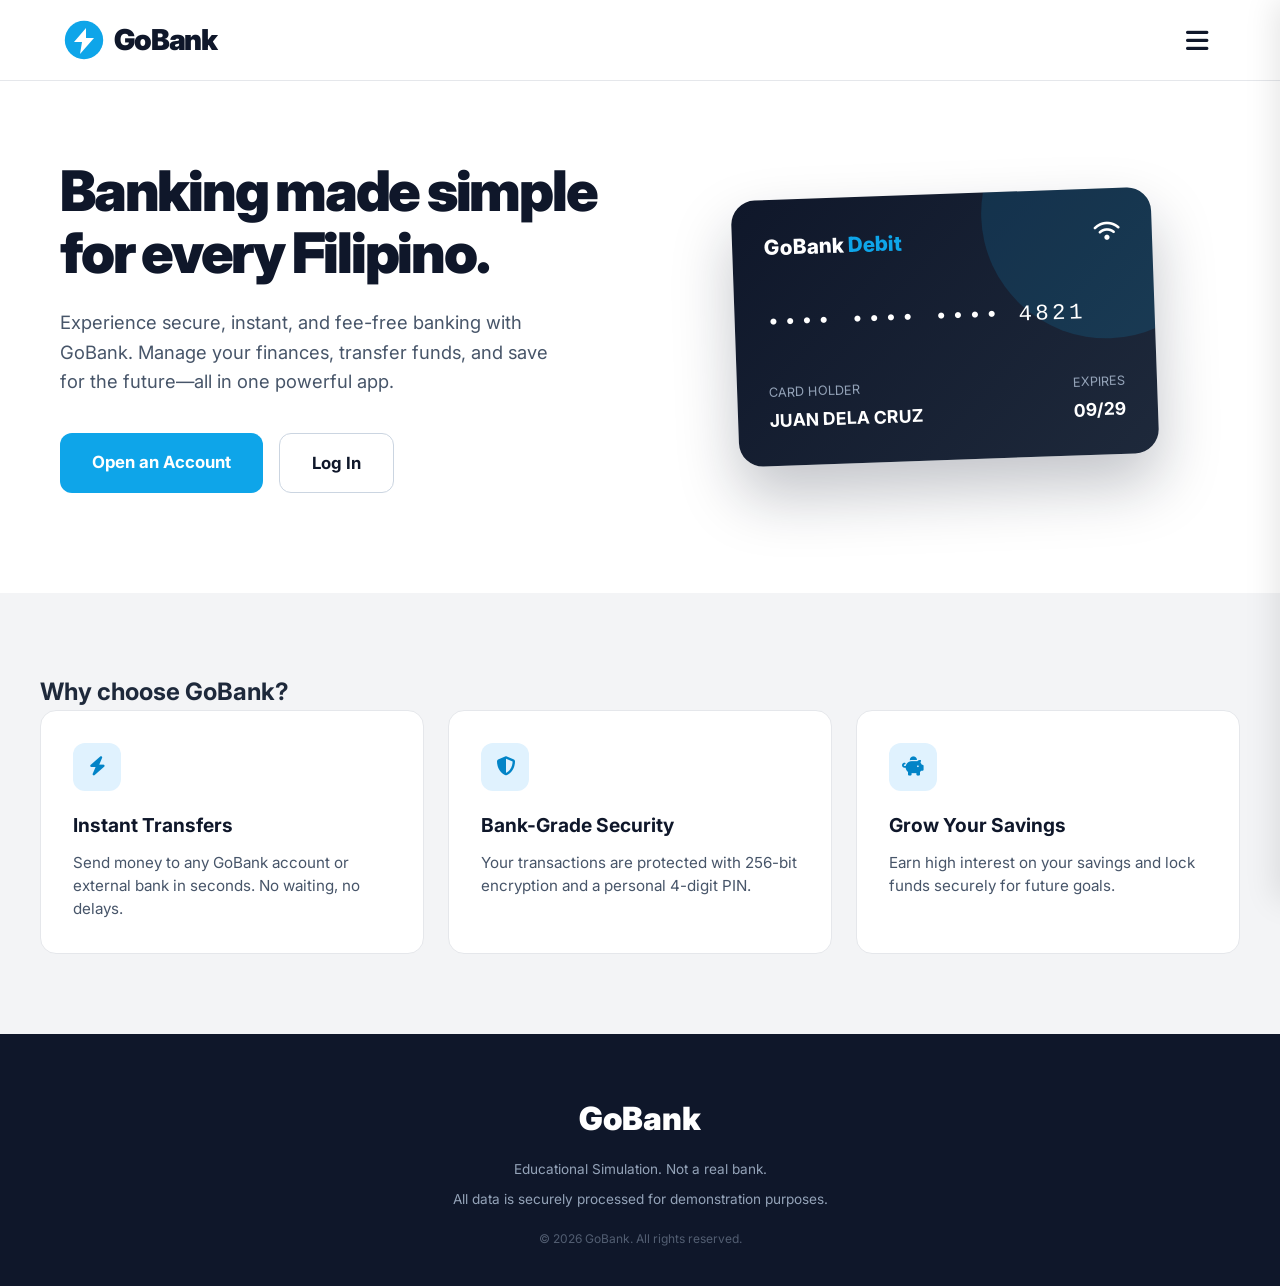
<file: index.html>
<!DOCTYPE html>
<html lang="en">
<head>
<meta charset="UTF-8" />
<meta name="viewport" content="width=device-width, initial-scale=1.0" />
<title>GoBank — Modern Digital Banking</title>
<link rel="preconnect" href="https://fonts.googleapis.com">
<link rel="preconnect" href="https://fonts.gstatic.com" crossorigin>
<link href="https://fonts.googleapis.com/css2?family=Inter:wght@400;500;600;700;800;900&display=swap" rel="stylesheet">
<link rel="stylesheet" href="https://cdnjs.cloudflare.com/ajax/libs/font-awesome/6.5.1/css/all.min.css">
<link rel="stylesheet" href="style.css">
<style>
  * { box-sizing: border-box; } body { background: #fff; margin: 0; padding: 0; }
  .lp-nav { position: sticky; top: 0; background: #fff; border-bottom: 1px solid var(--line); z-index: 100; }
  .lp-nav-inner { max-width: 1200px; margin: 0 auto; padding: 0 24px; height: 80px; display: flex; align-items: center; justify-content: space-between; }
  .lp-brand { display: flex; align-items: center; gap: 10px; text-decoration: none; }
  .lp-brand .pnb-logo-text { font-size: 1.8rem; color: var(--pnb-blue); font-weight: 900; letter-spacing: -0.04em; }
  .lp-menu-btn { background: none; border: none; font-size: 1.6rem; color: var(--pnb-blue); cursor: pointer; padding: 8px; }
  .menu-overlay { position: fixed; inset: 0; background: rgba(0,0,0,0.5); z-index: 1000; opacity: 0; pointer-events: none; transition: opacity 0.3s; }
  .menu-overlay.open { opacity: 1; pointer-events: auto; }
  .side-menu { position: fixed; top: 0; right: -350px; width: 100%; max-width: 350px; height: 100vh; background: #fff; z-index: 1001; box-shadow: -5px 0 30px rgba(0,0,0,0.1); transition: right 0.3s; display: flex; flex-direction: column; }
  .side-menu.open { right: 0; }
  .side-menu-header { padding: 24px; display: flex; justify-content: space-between; align-items: center; border-bottom: 1px solid var(--line); }
  .side-menu-close { background: var(--pnb-bg); border: none; width: 36px; height: 36px; border-radius: 50%; font-size: 1.2rem; color: var(--pnb-blue); cursor: pointer; display: grid; place-items: center; }
  .side-menu-links { padding: 24px; flex: 1; overflow-y: auto; display: flex; flex-direction: column; gap: 16px; }
  .side-menu-links a { font-size: 1rem; font-weight: 600; color: var(--ink); padding: 10px 0; border-bottom: 1px solid var(--line); }
  .side-menu-actions { padding: 24px; border-top: 1px solid var(--line); display: flex; flex-direction: column; gap: 12px; background: var(--pnb-bg); }
  .side-btn { padding: 14px; border-radius: 10px; font-weight: 700; text-align: center; font-size: 0.95rem; transition: 0.15s; }
  .side-btn-outline { border: 1px solid var(--pnb-blue); color: var(--pnb-blue); }
  .side-btn-primary { background: var(--pnb-gold); color: #fff; border: 1px solid var(--pnb-gold); }
  .lp-hero { padding: 80px 20px 100px; max-width: 1200px; margin: 0 auto; display: grid; grid-template-columns: 1fr 1fr; gap: 60px; align-items: center; }
  .lp-hero-text h1 { font-size: 3.5rem; line-height: 1.1; color: var(--pnb-blue); margin-bottom: 24px; letter-spacing: -0.04em; font-weight: 900; }
  .lp-hero-text p { font-size: 1.15rem; color: var(--text-dim); margin-bottom: 36px; line-height: 1.6; max-width: 500px; }
  .lp-hero-ctas { display: flex; gap: 16px; }
  .lp-btn-lg { padding: 16px 32px; border-radius: 12px; font-weight: 700; font-size: 1.05rem; text-decoration: none; }
  .btn-primary { background: var(--pnb-gold); color: #fff; }
  .lp-hero-visual { position: relative; display: flex; justify-content: center; }
  .lp-card-graphic { width: 100%; max-width: 420px; aspect-ratio: 1.58; background: linear-gradient(135deg, #0f172a, #1e293b); border-radius: 24px; padding: 32px; color: #fff; box-shadow: 0 30px 60px rgba(15, 23, 42, 0.25); display: flex; flex-direction: column; justify-content: space-between; position: relative; overflow: hidden; transform: rotate(-2deg); transition: transform 0.3s; }
  .lp-card-graphic:hover { transform: rotate(0deg) scale(1.02); }
  .lp-card-graphic::after { content: ''; position: absolute; width: 250px; height: 250px; background: rgba(14, 165, 233, 0.15); border-radius: 50%; top: -100px; right: -80px; }
  .lp-card-top { display: flex; justify-content: space-between; font-weight: 800; font-size: 1.3rem; position: relative; z-index: 1; }
  .lp-card-number { font-family: ui-monospace, monospace; font-size: 1.4rem; letter-spacing: 0.15em; margin: 30px 0; position: relative; z-index: 1; }
  .lp-card-bottom { display: flex; justify-content: space-between; font-size: 0.8rem; color: #94a3b8; text-transform: uppercase; position: relative; z-index: 1; }
  .lp-card-bottom strong { color: #fff; font-size: 1.1rem; display: block; margin-top: 4px; }
  .lp-features { background: var(--pnb-bg); padding: 80px 20px; }
  .lp-features-inner { max-width: 1200px; margin: 0 auto; }
  .lp-section-header h2 { font-size: 2.4rem; color: var(--pnb-blue); margin-bottom: 16px; letter-spacing: -0.02em; text-align: center; }
  .lp-grid { display: grid; grid-template-columns: repeat(3, 1fr); gap: 24px; }
  .lp-feature-card { background: #fff; padding: 32px; border-radius: 16px; border: 1px solid var(--line); }
  .lp-feature-icon { width: 48px; height: 48px; background: #e0f2fe; color: var(--pnb-gold-hover); border-radius: 12px; display: grid; place-items: center; font-size: 1.2rem; margin-bottom: 20px; }
  .lp-feature-card h3 { font-size: 1.2rem; color: var(--pnb-blue); margin-bottom: 12px; }
  .lp-feature-card p { color: var(--text-dim); font-size: 0.95rem; line-height: 1.5; margin: 0; }
  .lp-footer { background: var(--pnb-blue); color: #94a3b8; padding: 60px 20px 30px; text-align: center; }
  .lp-footer .pnb-logo-text { color: #fff; font-size: 2rem; margin-bottom: 16px; display: block; font-weight:900; }
  .lp-footer p { margin-bottom: 8px; font-size: 0.85rem; }
  @media (max-width: 768px) { .lp-hero { grid-template-columns: 1fr; text-align: center; gap: 40px; } .lp-hero-text p { margin: 0 auto 32px; } .lp-hero-ctas { justify-content: center; } .lp-grid { grid-template-columns: 1fr; } .lp-hero-text h1 { font-size: 2.4rem; } }
</style>
</head>
<body>
<nav class="lp-nav">
  <div class="lp-nav-inner">
    <a href="index.html" class="lp-brand">
      <svg viewBox="0 0 100 100" width="40" height="40" fill="none"><circle cx="50" cy="50" r="48" fill="#0ea5e9"/><path d="M55 20 L25 55 H45 L40 85 L75 45 H55 Z" fill="#ffffff"/></svg>
      <span class="pnb-logo-text">GoBank</span>
    </a>
    <button class="lp-menu-btn" id="openMenu"><i class="fas fa-bars"></i></button>
  </div>
</nav>
<div class="menu-overlay" id="menuOverlay"></div>
<div class="side-menu" id="sideMenu">
  <div class="side-menu-header"><span class="pnb-logo-text">GoBank</span><button class="side-menu-close" id="closeMenu"><i class="fas fa-times"></i></button></div>
  <div class="side-menu-links"><a href="#">Personal Banking</a><a href="#">Business Banking</a><a href="#">Loans & Credit</a><a href="#">Investments</a><a href="#">Help & Support</a></div>
  <div class="side-menu-actions"><a href="login.html" class="side-btn side-btn-outline">Log In</a><a href="signup.html" class="side-btn side-btn-primary">Open an Account</a></div>
</div>
<section class="lp-hero">
  <div class="lp-hero-text">
    <h1>Banking made simple for every Filipino.</h1>
    <p>Experience secure, instant, and fee-free banking with GoBank. Manage your finances, transfer funds, and save for the future—all in one powerful app.</p>
    <div class="lp-hero-ctas"><a href="signup.html" class="lp-btn-lg btn-primary">Open an Account</a><a href="login.html" class="lp-btn-lg" style="border: 1px solid #cbd5e1; color: #0f172a;">Log In</a></div>
  </div>
  <div class="lp-hero-visual">
    <div class="lp-card-graphic">
      <div class="lp-card-top"><div>GoBank <span style="color:var(--pnb-gold);">Debit</span></div><i class="fas fa-wifi"></i></div>
      <div class="lp-card-number">•••• •••• •••• 4821</div>
      <div class="lp-card-bottom"><div>Card Holder<strong>JUAN DELA CRUZ</strong></div><div>Expires<strong>09/29</strong></div></div>
    </div>
  </div>
</section>
<section class="lp-features">
  <div class="lp-features-inner">
    <h2 class="lp-section-header">Why choose GoBank?</h2>
    <div class="lp-grid">
      <div class="lp-feature-card"><div class="lp-feature-icon"><i class="fas fa-bolt"></i></div><h3>Instant Transfers</h3><p>Send money to any GoBank account or external bank in seconds. No waiting, no delays.</p></div>
      <div class="lp-feature-card"><div class="lp-feature-icon"><i class="fas fa-shield-halved"></i></div><h3>Bank-Grade Security</h3><p>Your transactions are protected with 256-bit encryption and a personal 4-digit PIN.</p></div>
      <div class="lp-feature-card"><div class="lp-feature-icon"><i class="fas fa-piggy-bank"></i></div><h3>Grow Your Savings</h3><p>Earn high interest on your savings and lock funds securely for future goals.</p></div>
    </div>
  </div>
</section>
<footer class="lp-footer">
  <span class="pnb-logo-text">GoBank</span>
  <p>Educational Simulation. Not a real bank.</p>
  <p>All data is securely processed for demonstration purposes.</p>
  <p style="margin-top:20px; opacity:0.5; font-size:0.75rem;">© 2026 GoBank. All rights reserved.</p>
</footer>
<script>
  const openBtn = document.getElementById('openMenu'), closeBtn = document.getElementById('closeMenu'), menu = document.getElementById('sideMenu'), overlay = document.getElementById('menuOverlay');
  function toggleMenu() { menu.classList.toggle('open'); overlay.classList.toggle('open'); }
  openBtn.addEventListener('click', toggleMenu); closeBtn.addEventListener('click', toggleMenu); overlay.addEventListener('click', toggleMenu);
</script>
</body>
</html>
</file>
<file: style.css>
/* ============================================================
   GoBank — Global Stylesheet (Gray + Light Blue)
   ============================================================ */

:root {
  --pnb-blue: #0f172a;       /* Dark Slate */
  --pnb-blue-light: #1e293b;
  --pnb-gold: #0ea5e9;       /* Light Blue Accent */
  --pnb-gold-hover: #0284c7;
  --pnb-bg: #f3f4f6;         /* Gray Background */
  
  --ink: #0f172a;
  --text: #1e293b;
  --text-dim: #475569;
  --text-faint: #64748b;
  --line: #e5e7eb;
  --line-2: #d1d5db;
  --panel: #ffffff;
  --radius: 14px;
  --radius-lg: 20px;
  --shadow: 0 6px 22px rgba(0, 0, 0, .04);
}

* { box-sizing: border-box; margin: 0; padding: 0; }
html { scroll-behavior: smooth; }

body {
  font-family: 'Inter', -apple-system, sans-serif;
  color: var(--text);
  background: var(--pnb-bg);
  line-height: 1.55;
  min-height: 100vh;
  -webkit-font-smoothing: antialiased;
  overflow-x: hidden;
}

a { color: var(--pnb-gold-hover); text-decoration: none; }
a:hover { text-decoration: underline; }
button { font-family: inherit; cursor: pointer; }

.mob-shell { max-width: 520px; margin: 0 auto; background: var(--pnb-bg); min-height: 100vh; position: relative; padding-bottom: 90px; }
.mob-pad { padding: 0 18px; }

.mob-header { background: #fff; border-bottom: 1px solid var(--line); position: sticky; top: 0; z-index: 40; max-width: 520px; margin: 0 auto; }
.mob-header-inner { padding: 14px 18px; display: flex; align-items: center; justify-content: space-between; gap: 12px; }
.mob-brand { display: flex; align-items: center; gap: 10px; font-weight: 800; font-size: 1.1rem; color: var(--pnb-blue); text-decoration: none; }
.mob-brand-mark { width: 36px; height: 36px; border-radius: 8px; background: var(--pnb-blue); color: var(--pnb-gold); display: grid; place-items: center; font-size: .9rem; font-weight: 900; }
.mob-brand-sub { font-size: .55rem; font-weight: 700; letter-spacing: .05em; color: var(--pnb-gold-hover); text-transform: uppercase; margin-top: 2px; }
.mob-header-actions { display: flex; align-items: center; gap: 10px; }
.btn-logout { background: var(--pnb-blue); color: #fff; padding: 8px 14px; border-radius: 8px; font-weight: 600; font-size: .78rem; border: none; transition: .15s; }
.btn-logout:hover { background: var(--pnb-blue-light); }

.btn { display: inline-flex; align-items: center; justify-content: center; gap: 8px; padding: 10px 18px; border-radius: 10px; border: 1px solid transparent; font-family: inherit; font-size: .9rem; font-weight: 600; cursor: pointer; transition: .12s; text-decoration: none; white-space: nowrap; }
.btn-primary { background: var(--pnb-gold); color: #fff; }
.btn-primary:hover { background: var(--pnb-gold-hover); }
.btn-outline { background: transparent; color: var(--text); border-color: var(--line-2); }
.btn-danger { background: #fee2e2; color: #b91c1c; border: none; }
.btn-block { width: 100%; }

.bottom-nav { position: fixed; bottom: 0; left: 50%; transform: translateX(-50%); width: 100%; max-width: 520px; background: #fff; border-top: 1px solid var(--line); display: grid; grid-template-columns: repeat(4, 1fr); padding: 10px 4px calc(10px + env(safe-area-inset-bottom, 0px)); z-index: 50; box-shadow: 0 -4px 15px rgba(0, 0, 0, .03); }
.bottom-nav-item { display: flex; flex-direction: column; align-items: center; gap: 4px; color: var(--text-faint); text-decoration: none; font-size: .65rem; font-weight: 600; padding: 6px 2px; transition: .15s; }
.bottom-nav-item i { font-size: 1.1rem; }
.bottom-nav-item.active { color: var(--pnb-gold-hover); }
.bottom-nav-item.active i { color: var(--pnb-gold-hover); }

.drawer-overlay { position: fixed; inset: 0; background: rgba(15, 23, 42, .55); z-index: 900; opacity: 0; pointer-events: none; transition: opacity .22s; backdrop-filter: blur(2px); }
.drawer-overlay.show { opacity: 1; pointer-events: auto; }
.drawer { position: fixed; top: 0; bottom: 0; left: 0; width: 320px; max-width: 84vw; background: #fff; z-index: 950; transform: translateX(-100%); transition: transform .28s cubic-bezier(.4, 0, .2, 1); display: flex; flex-direction: column; overflow-y: auto; }
.drawer.show { transform: translateX(0); }
.drawer-head { background: var(--pnb-blue); color: #fff; padding: 26px 22px 22px; }
.drawer-head-inner { display: flex; align-items: center; gap: 14px; }
.drawer-avatar { width: 52px; height: 52px; border-radius: 50%; background: rgba(255,255,255,.15); border: 1px solid rgba(255,255,255,.3); display: grid; place-items: center; font-weight: 700; font-size: 1.05rem; }
.drawer-user-name { font-weight: 700; font-size: 1rem; }
.drawer-user-email { font-size: .78rem; color: #b8c9e6; }
.drawer-nav { padding: 12px 8px 8px; flex: 1; }
.drawer-link { display: flex; align-items: center; gap: 14px; padding: 12px 14px; border-radius: 10px; color: var(--text); font-size: .9rem; font-weight: 500; text-decoration: none; margin-bottom: 2px; }
.drawer-link:hover { background: var(--pnb-bg); text-decoration: none; }
.drawer-link i { width: 22px; text-align: center; font-size: 1rem; color: var(--text-faint); }
.drawer-section-label { font-size: .68rem; text-transform: uppercase; letter-spacing: .1em; color: var(--text-faint); font-weight: 700; padding: 12px 14px 6px; }
.drawer-foot { padding: 16px 20px 24px; border-top: 1px solid var(--line); }
.drawer-signout { display: flex; align-items: center; gap: 12px; width: 100%; padding: 12px 14px; background: #fee2e2; color: #b91c1c; border: none; border-radius: 10px; font-weight: 600; font-size: .88rem; }

.modal-overlay { position: fixed; inset: 0; background: rgba(15, 23, 42, .55); backdrop-filter: blur(3px); display: flex; align-items: flex-end; justify-content: center; z-index: 1000; opacity: 0; pointer-events: none; transition: opacity .22s; }
.modal-overlay.show { opacity: 1; pointer-events: auto; }
.modal-panel { width: 100%; max-width: 520px; background: #fff; border-radius: 24px 24px 0 0; padding: 22px 22px 30px; transform: translateY(100%); transition: transform .32s ease; max-height: 90vh; overflow-y: auto; }
.modal-overlay.show .modal-panel { transform: translateY(0); }
.modal-handle { width: 40px; height: 4px; border-radius: 999px; background: var(--line-2); margin: 0 auto 18px; }
.modal-title { font-size: 1.15rem; font-weight: 700; color: var(--pnb-blue); text-align: center; margin-bottom: 6px; }
.modal-sub { font-size: .85rem; color: var(--text-faint); text-align: center; margin-bottom: 22px; }
.modal-close { position: absolute; top: 18px; right: 20px; background: var(--pnb-bg); border: none; width: 34px; height: 34px; border-radius: 50%; color: var(--text-dim); font-size: .9rem; display: grid; place-items: center; }

.pin-dots { display: flex; justify-content: center; gap: 18px; margin: 26px 0 32px; }
.pin-dot { width: 16px; height: 16px; border-radius: 50%; border: 2px solid var(--line-2); background: transparent; transition: all .2s; }
.pin-dot.filled { background: var(--pnb-gold); border-color: var(--pnb-gold); transform: scale(1.15); box-shadow: 0 0 0 4px rgba(14, 165, 233, 0.15); }
.keypad { display: grid; grid-template-columns: repeat(3, 1fr); gap: 10px; max-width: 320px; margin: 0 auto; }
.keypad-key { background: var(--pnb-bg); border: 1px solid transparent; border-radius: 16px; padding: 18px 0; font-family: inherit; font-size: 1.5rem; font-weight: 600; color: var(--ink); }
.keypad-key:active { transform: scale(.92); background: #e5e7eb; }
.keypad-key.empty { background: transparent; pointer-events: none; }

.field { margin-bottom: 18px; }
.field label { display: block; font-size: .82rem; font-weight: 600; color: var(--text); margin-bottom: 6px; }
.field input, .field select { width: 100%; padding: 12px 14px; border: 1px solid var(--line-2); border-radius: 12px; font-family: inherit; font-size: .92rem; color: var(--ink); background: #fff; outline: none; }
.field input:focus, .field select:focus { border-color: var(--pnb-gold); box-shadow: 0 0 0 3px rgba(14, 165, 233, 0.15); }

.card { background: #fff; border: 1px solid var(--line); border-radius: var(--radius-lg); padding: 24px; }
.empty-state { text-align: center; padding: 44px 20px; color: var(--text-faint); }
.stb-toast { position: fixed; bottom: 100px; left: 50%; transform: translateX(-50%) translateY(120%); background: var(--pnb-blue); color: #fff; padding: 12px 22px; border-radius: 12px; font-size: .88rem; font-weight: 500; box-shadow: 0 10px 30px rgba(0,0,0,.15); transition: transform .25s ease; z-index: 1500; max-width: 90vw; }
.stb-toast.show { transform: translateX(-50%) translateY(0); }
/* ============================================================
   NEW BALANCE CARD STYLES
   ============================================================ */
.hero-card {
  margin: 0 20px 24px;
  background: linear-gradient(135deg, #102c59 0%, #1a4b8c 100%);
  border-radius: 24px;
  padding: 24px;
  position: relative;
  overflow: hidden;
  color: #fff;
  box-shadow: 0 10px 30px rgba(16, 44, 89, 0.2);
  font-family: 'Inter', sans-serif;
}

/* Top Row */
.hero-top {
  display: flex;
  justify-content: space-between;
  align-items: flex-start;
  margin-bottom: 24px;
}
.hero-user { display: flex; align-items: center; gap: 12px; }
.hero-avatar {
  width: 44px; height: 44px; border-radius: 50%;
  background: rgba(255, 255, 255, 0.15);
  display: grid; place-items: center;
  font-weight: 700; font-size: 1.1rem;
}
.hero-greeting { font-size: 0.8rem; color: #b0c4de; }
.hero-name { font-size: 1.05rem; font-weight: 700; }
.hero-datetime { text-align: right; }
.hero-time { font-size: 1rem; font-weight: 600; font-variant-numeric: tabular-nums; }
.hero-date { font-size: 0.75rem; color: #b0c4de; }

/* Balance Row */
.hero-balance-row {
  display: flex; justify-content: space-between; align-items: flex-start;
  margin-bottom: 24px;
}
.hero-label { font-size: 0.8rem; color: #b0c4de; margin-bottom: 4px; }
.hero-balance-wrapper { display: flex; align-items: center; }
.hero-balance { font-size: 2.2rem; font-weight: 800; letter-spacing: -0.02em; }
.hero-currency-toggle {
  display: flex; background: rgba(255, 255, 255, 0.1); border-radius: 20px; padding: 4px;
  font-size: 0.75rem; font-weight: 600;
}
.hero-currency-toggle span {
  padding: 4px 10px; border-radius: 16px; color: #b0c4de; cursor: pointer;
}
.hero-currency-toggle span.active { background: #fff; color: #102c59; }

.hero-divider { height: 1px; background: rgba(255, 255, 255, 0.15); margin-bottom: 20px; }

/* Account Row */
.hero-account-row { display: flex; align-items: center; gap: 16px; margin-bottom: 24px; }
.hero-bank-icon {
  width: 40px; height: 40px; border-radius: 50%;
  background: rgba(255, 255, 255, 0.15);
  display: grid; place-items: center;
  font-size: 1.1rem; color: #7cb3ff;
}
.hero-account-details { display: flex; flex-direction: column; gap: 4px; }
.hero-account-label { font-size: 0.75rem; color: #b0c4de; }
.hero-account-num { font-size: 1.1rem; font-weight: 600; font-family: ui-monospace, monospace; letter-spacing: 0.5px;}
.hero-status-badge {
  display: inline-flex; align-items: center; gap: 6px;
  background: rgba(34, 197, 94, 0.2); color: #4ade80;
  font-size: 0.7rem; font-weight: 600; padding: 2px 10px;
  border-radius: 12px; width: fit-content;
}
.hero-status-badge .dot { width: 6px; height: 6px; background: #4ade80; border-radius: 50%; }

/* Action Buttons */
.hero-actions { display: flex; gap: 12px; }
.hero-btn {
  flex: 1; display: flex; align-items: center; justify-content: center; gap: 8px;
  padding: 12px; border-radius: 12px; font-size: 0.85rem; font-weight: 600; text-decoration: none;
}
.hero-btn-outline {
  background: rgba(255, 255, 255, 0.08);
  color: #fff; border: 1px solid rgba(255, 255, 255, 0.2);
  transition: background 0.2s;
}
.hero-btn-outline:hover { background: rgba(255, 255, 255, 0.15); text-decoration: none; }
</file>
